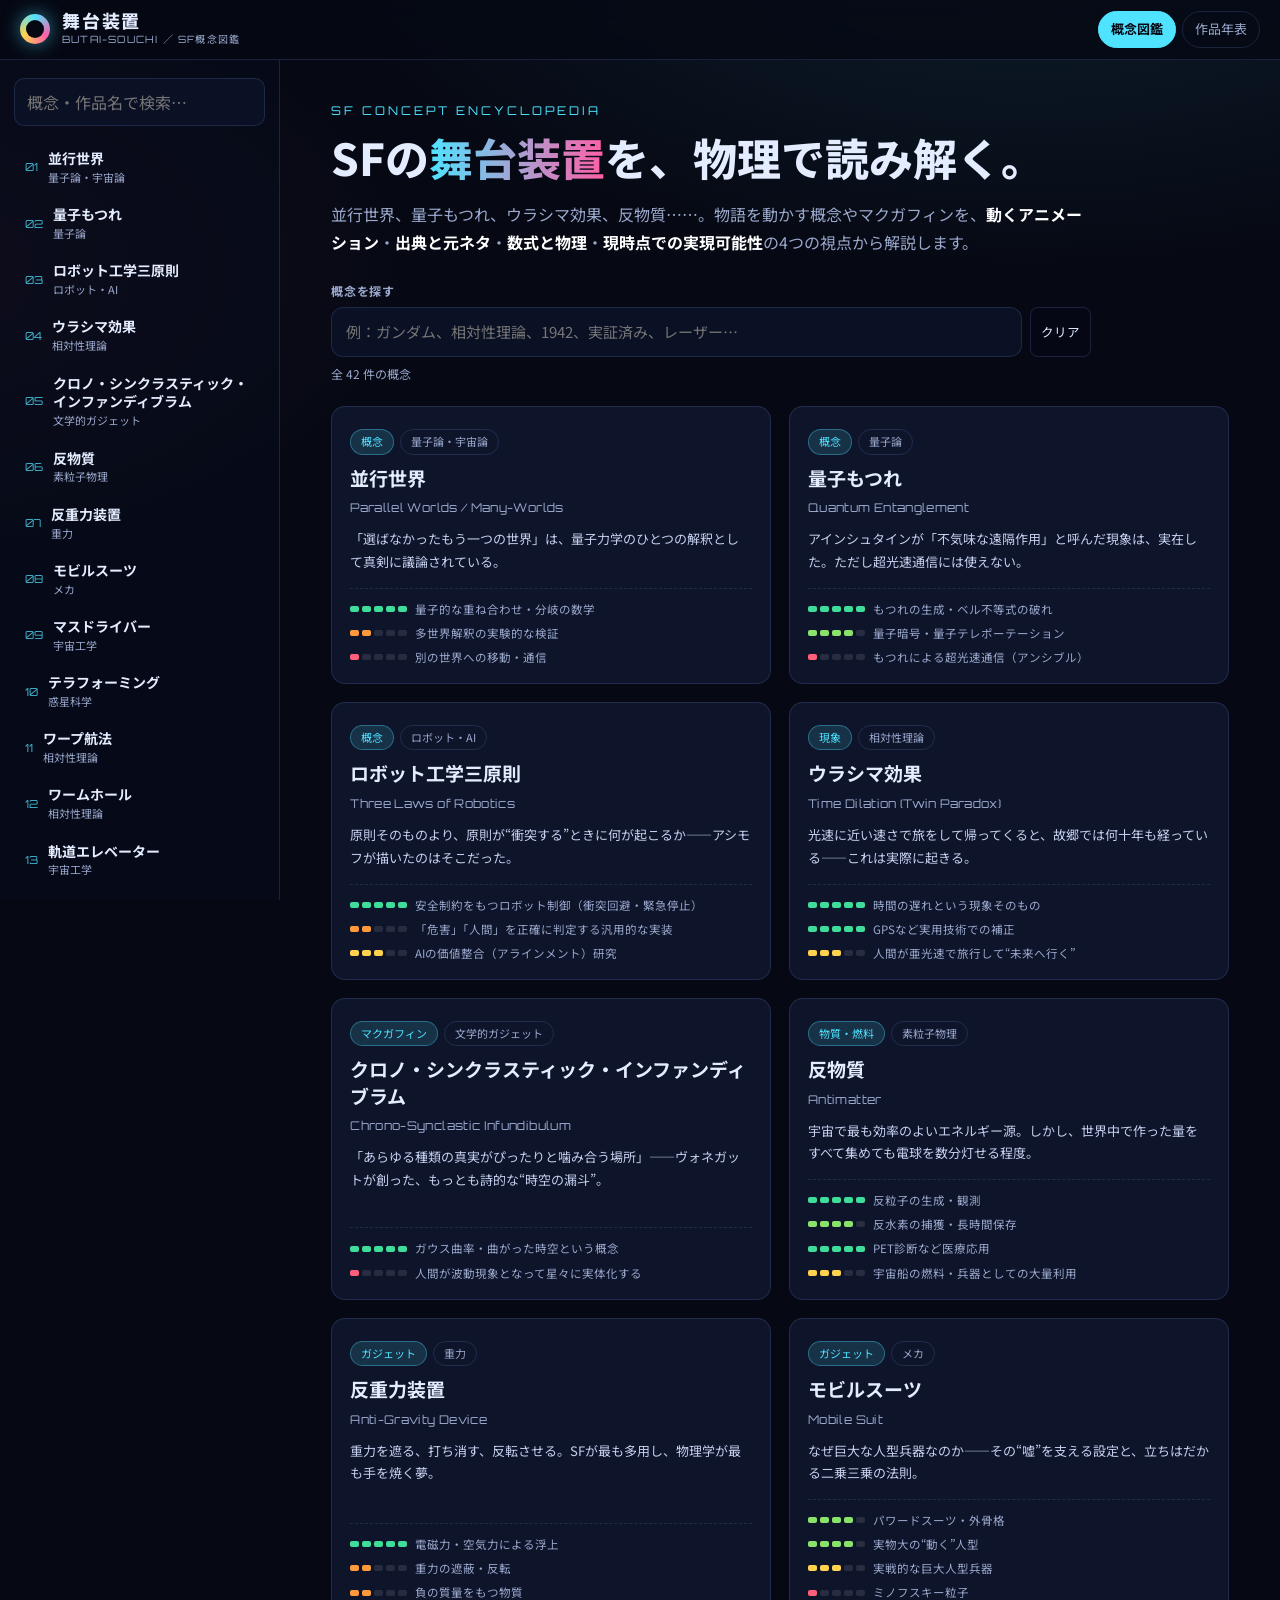
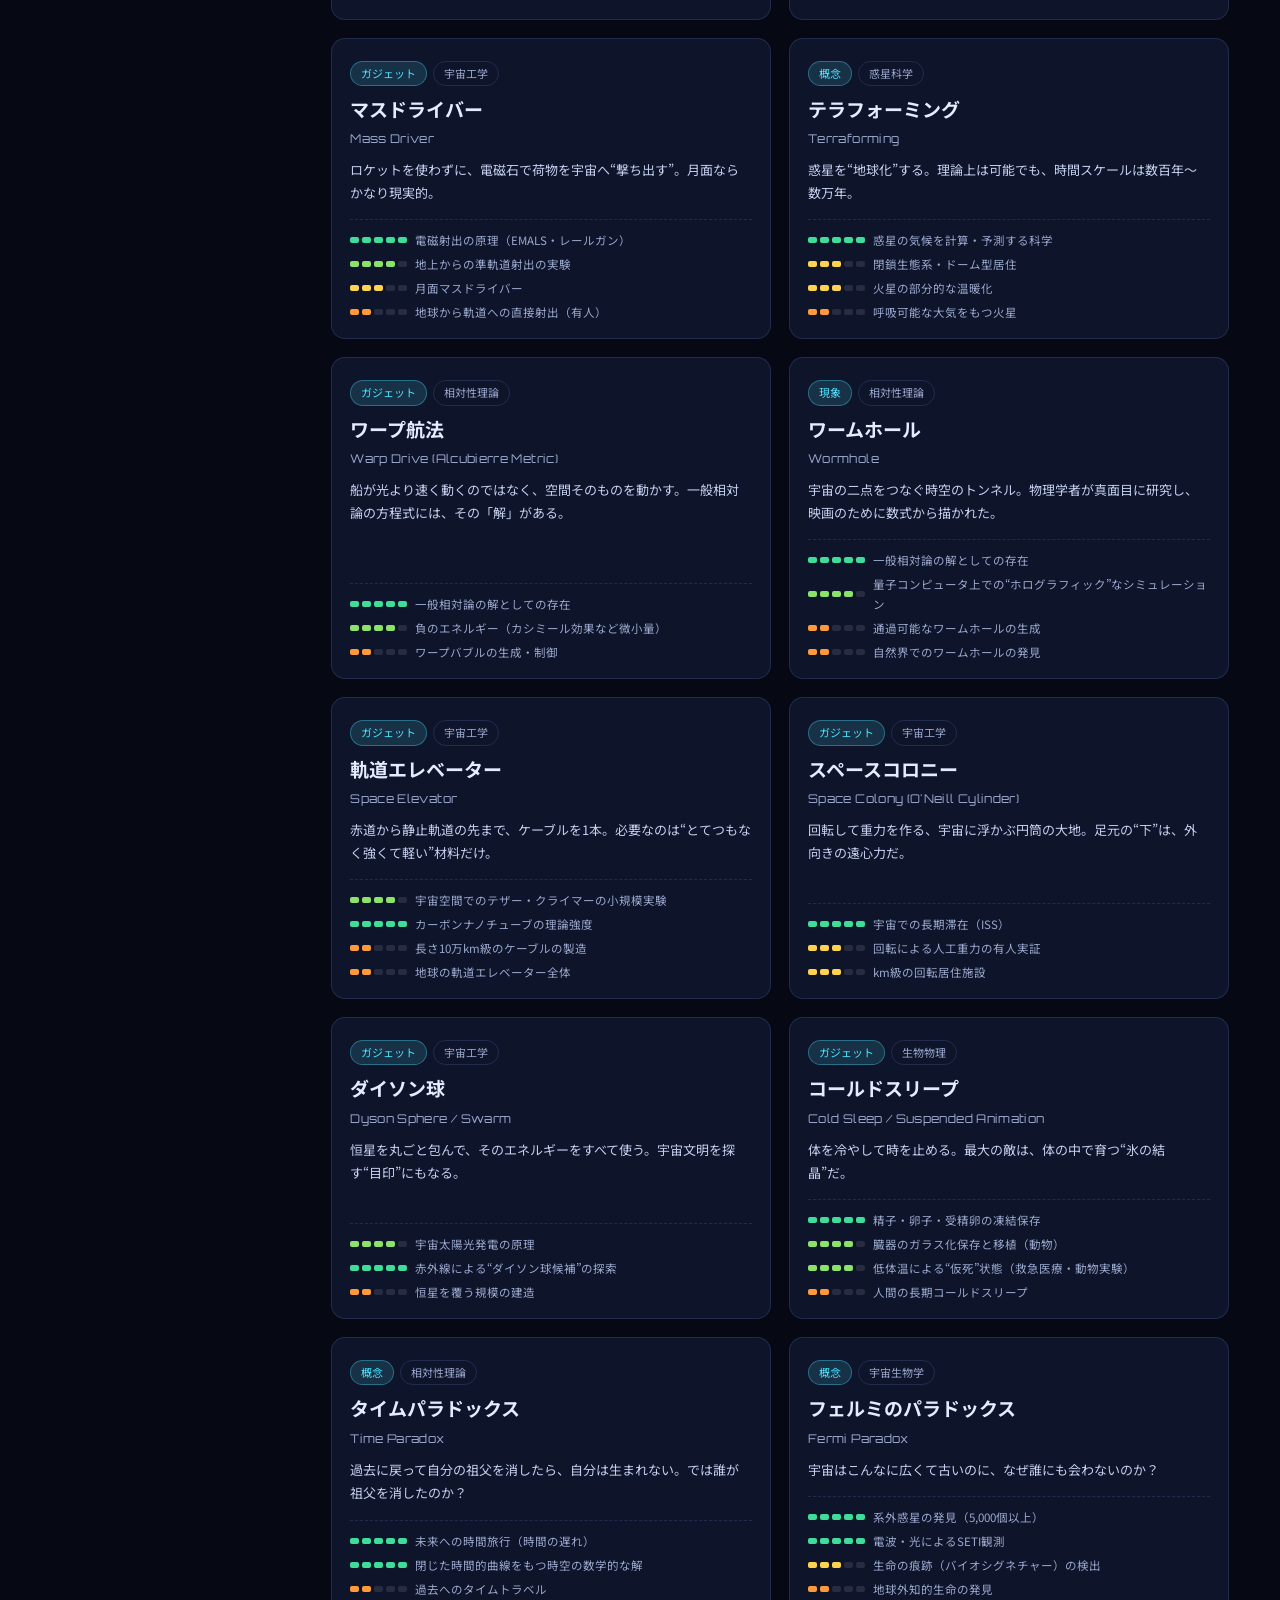
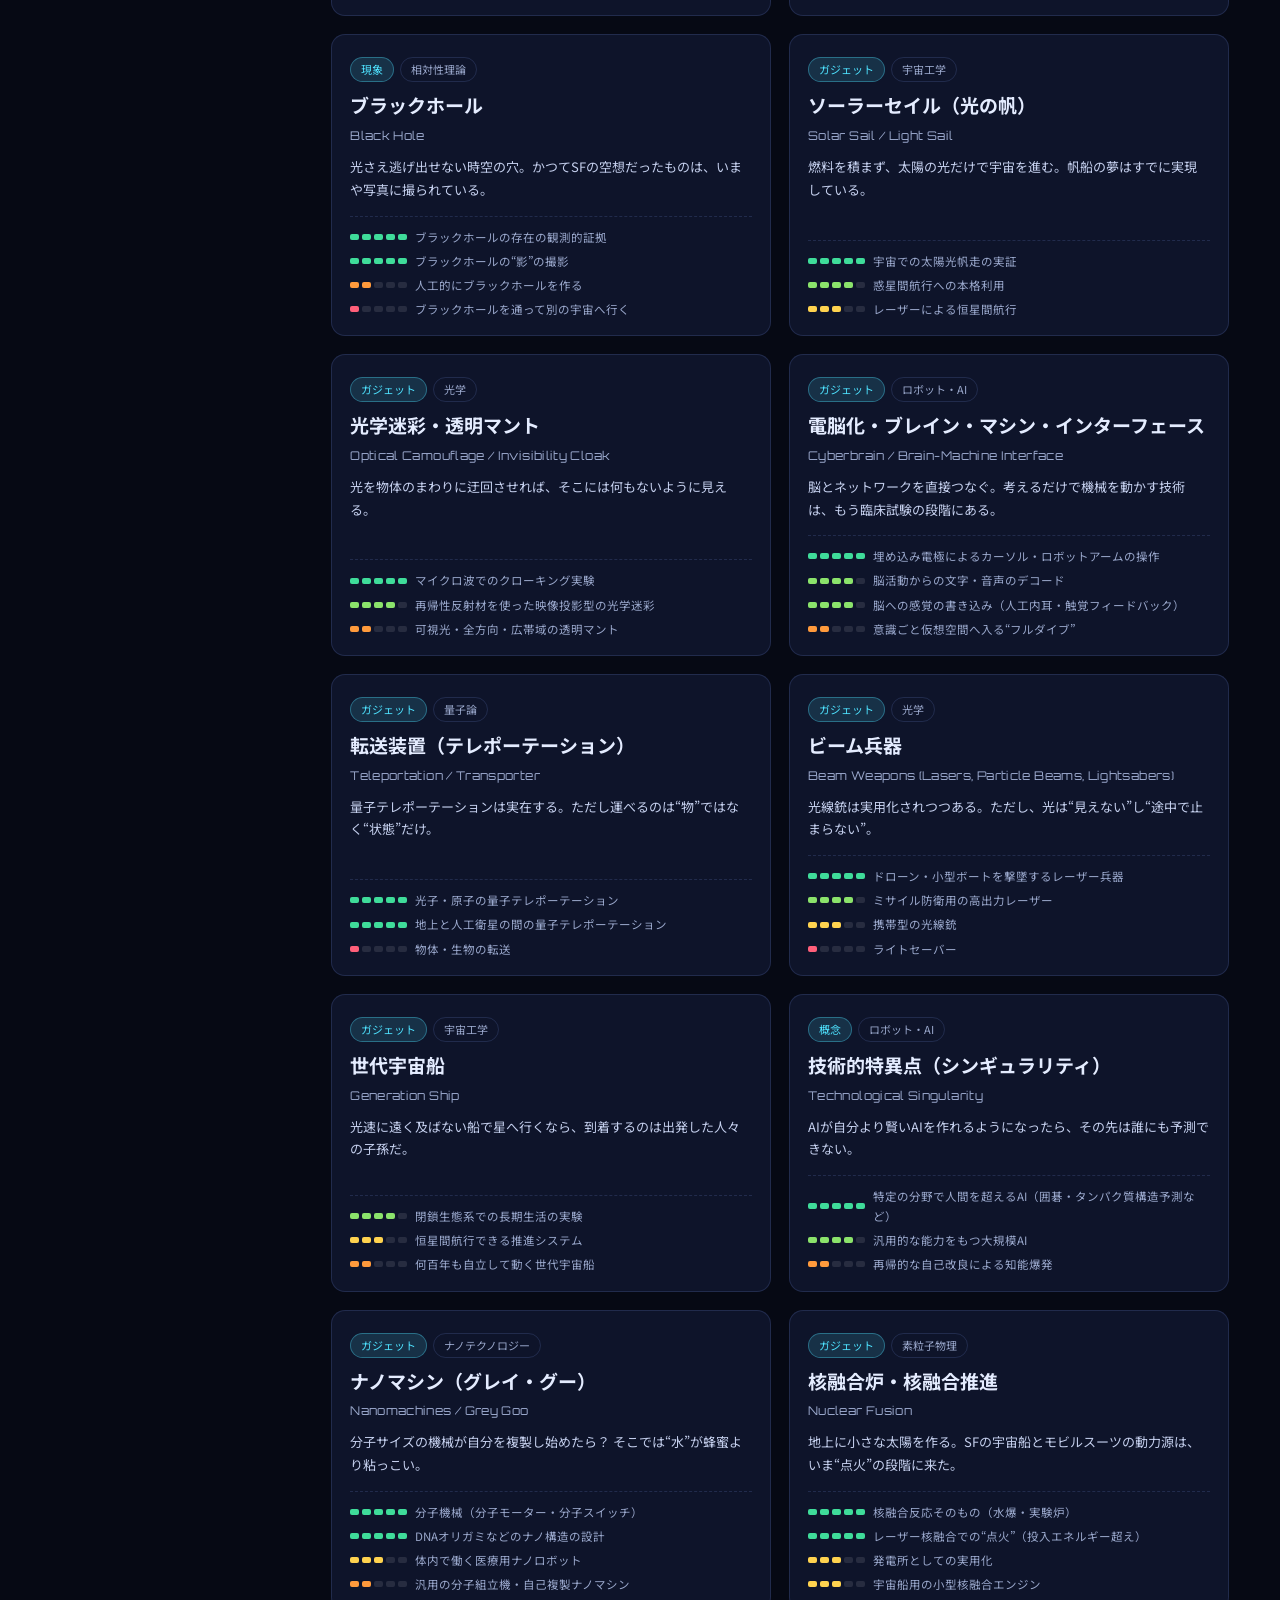
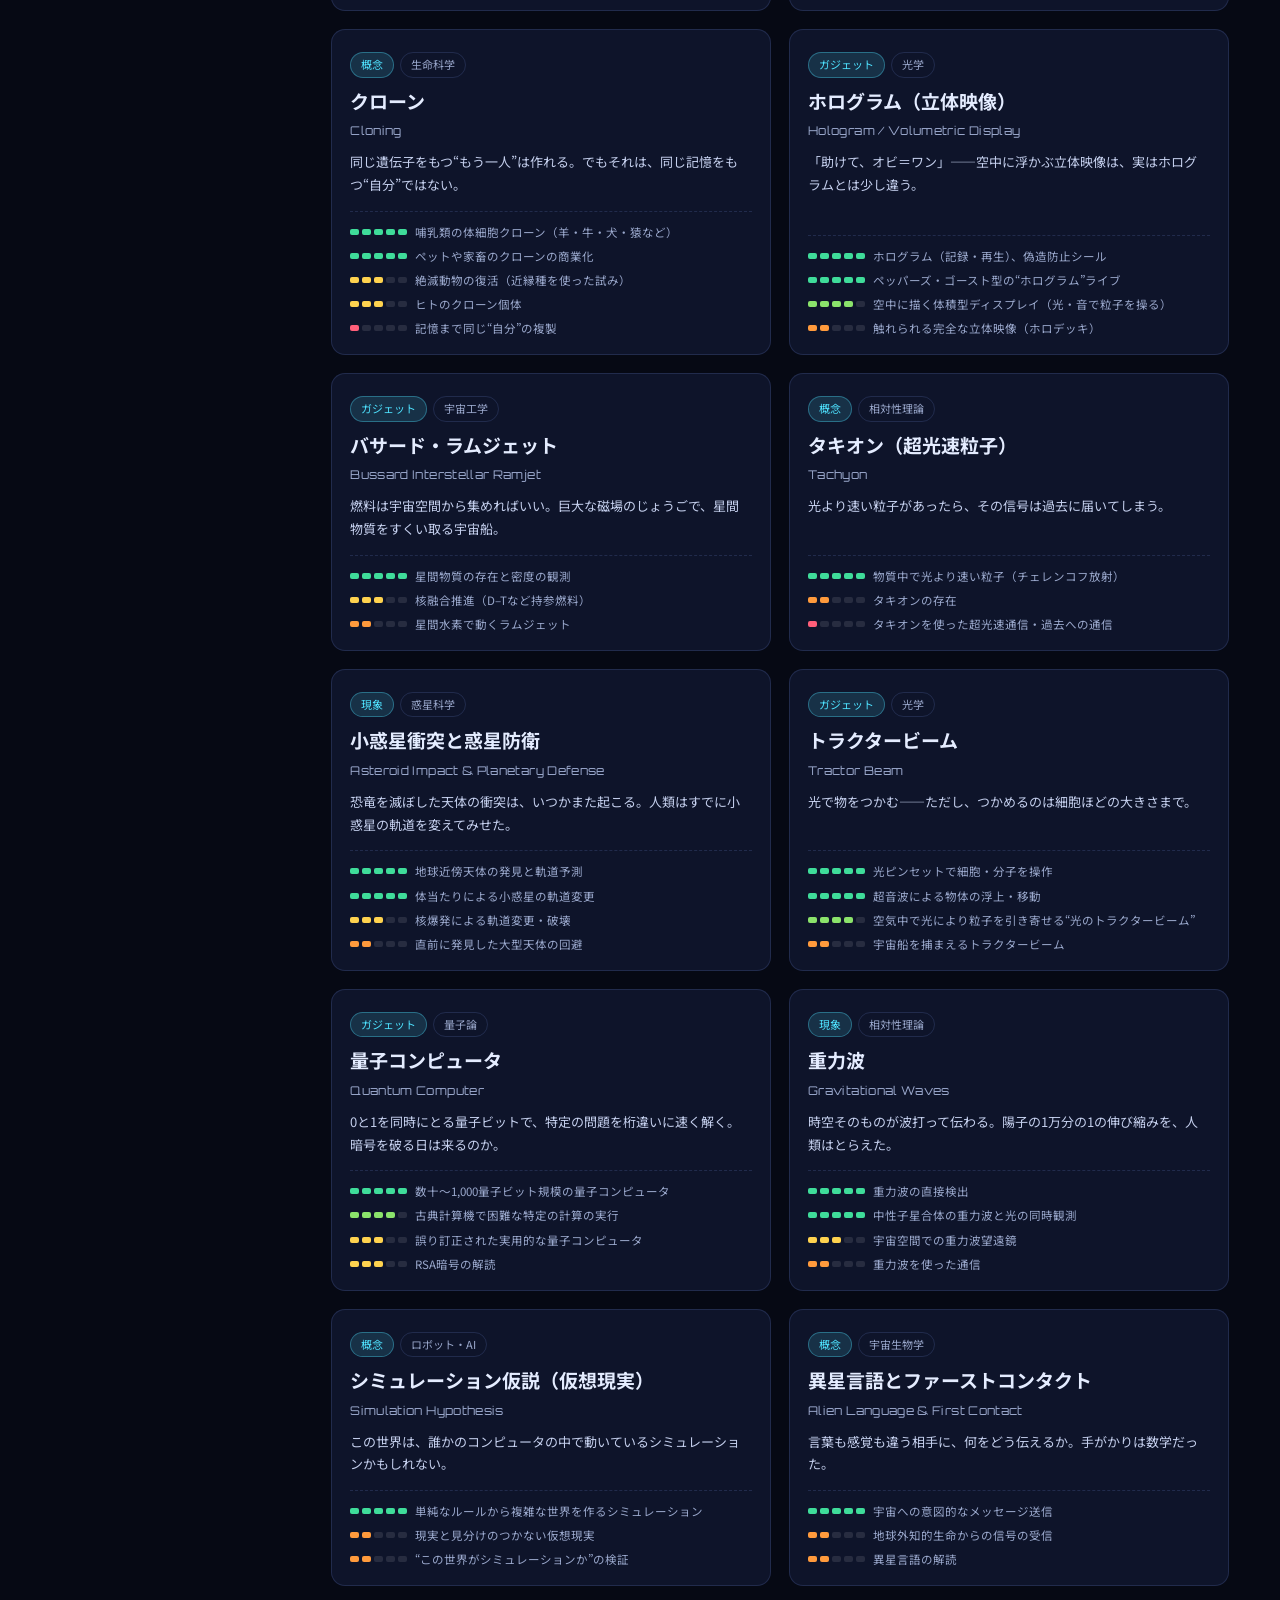
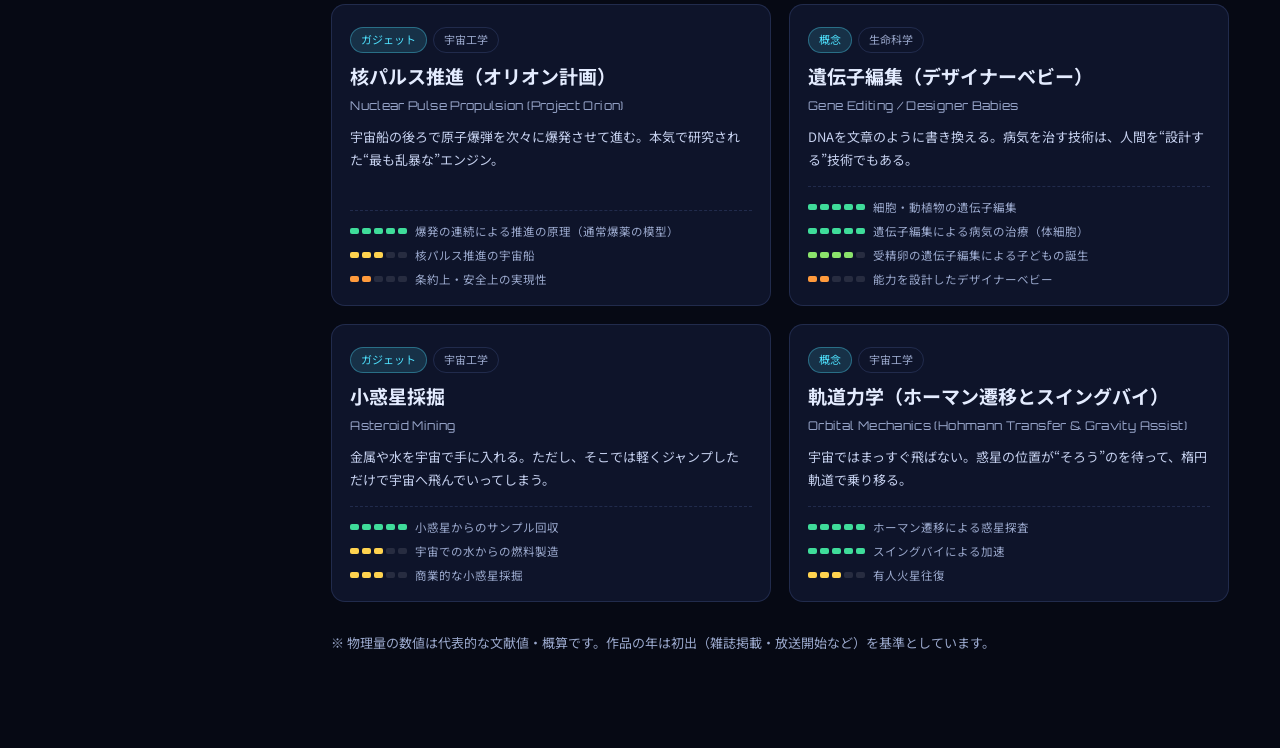
<file: index.html>
<!doctype html>
<html lang="ja">
<head>
  <meta charset="utf-8">
  <meta name="viewport" content="width=device-width, initial-scale=1">
  <title>舞台装置 — SF概念図鑑</title>
  <meta name="description" content="SFに登場する概念やマクガフィンを、アニメーション・出典・数式・現在の実現可能性とともに解説するインタラクティブ図鑑。">
  <link rel="preconnect" href="https://fonts.googleapis.com">
  <link rel="preconnect" href="https://fonts.gstatic.com" crossorigin>
  <link href="https://fonts.googleapis.com/css2?family=Noto+Sans+JP:wght@400;500;700;800&family=Orbitron:wght@600;800&display=swap" rel="stylesheet">
  <link rel="stylesheet" href="vendor/katex/katex.min.css">
  <link rel="stylesheet" href="css/style.css">
  <script defer src="vendor/katex/katex.min.js"></script>
  <script defer src="js/data.js"></script>
  <script defer src="js/animations.js"></script>
  <script defer src="js/app.js"></script>
</head>
<body>
  <header class="topbar">
    <button class="menu-btn" id="menuBtn" aria-label="目次を開く">☰</button>
    <a class="brand" href="#">
      <span class="brand-mark" aria-hidden="true"></span>
      <span>
        <span class="brand-title">舞台装置</span>
        <span class="brand-sub">BUTAI-SOUCHI ／ SF概念図鑑</span>
      </span>
    </a>
    <nav class="top-links">
      <a href="index.html" class="on" aria-current="page">概念図鑑</a>
      <a href="uc.html">作品年表</a>
    </nav>
  </header>

  <div class="layout">
    <nav class="sidebar" id="sidebar" aria-label="概念一覧">
      <input type="search" id="search" class="search" placeholder="概念・作品名で検索…" autocomplete="off">
      <ul id="navList" class="nav-list"></ul>
      <div class="legend">
        <div class="legend-title">実現可能性の目盛り</div>
        <ul id="legendList"></ul>
      </div>
    </nav>

    <main id="main" class="main" tabindex="-1"></main>
  </div>

  <noscript><p class="noscript">このアプリの表示にはJavaScriptが必要です。</p></noscript>
</body>
</html>
</file>
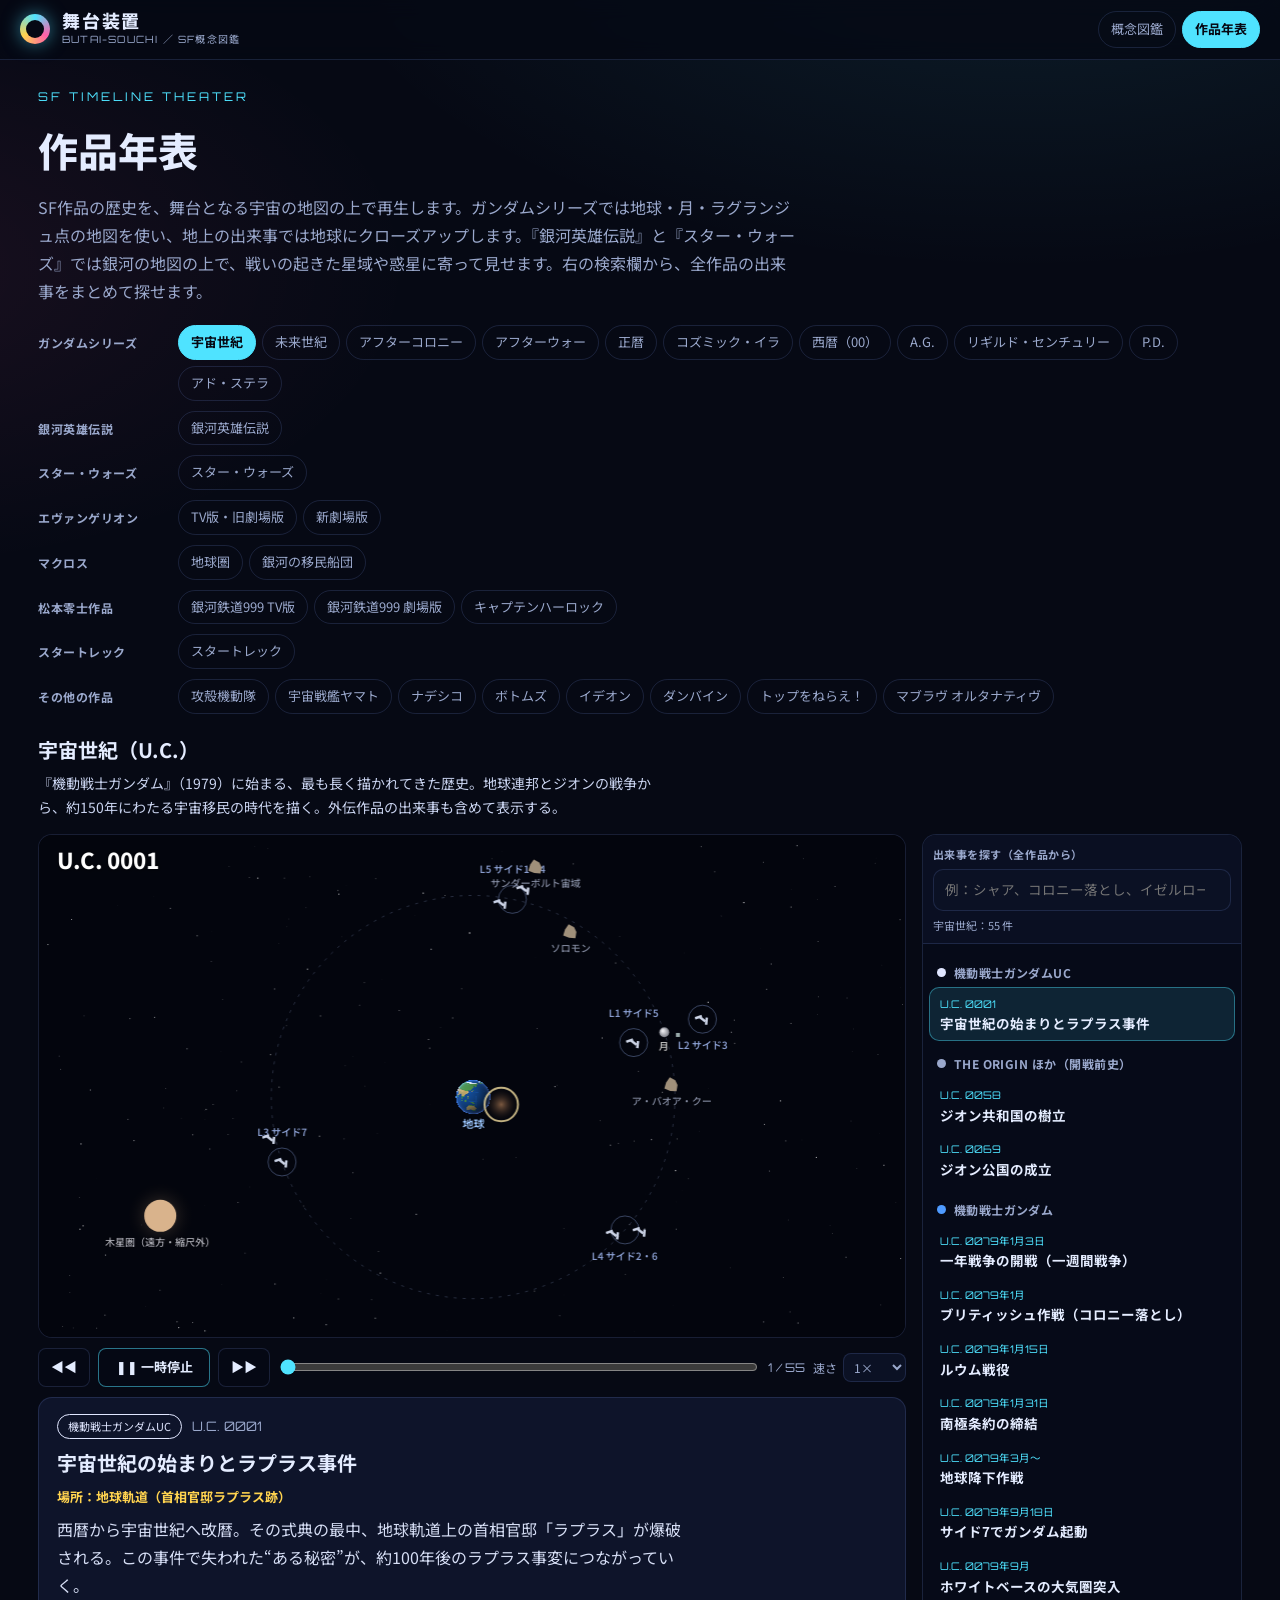
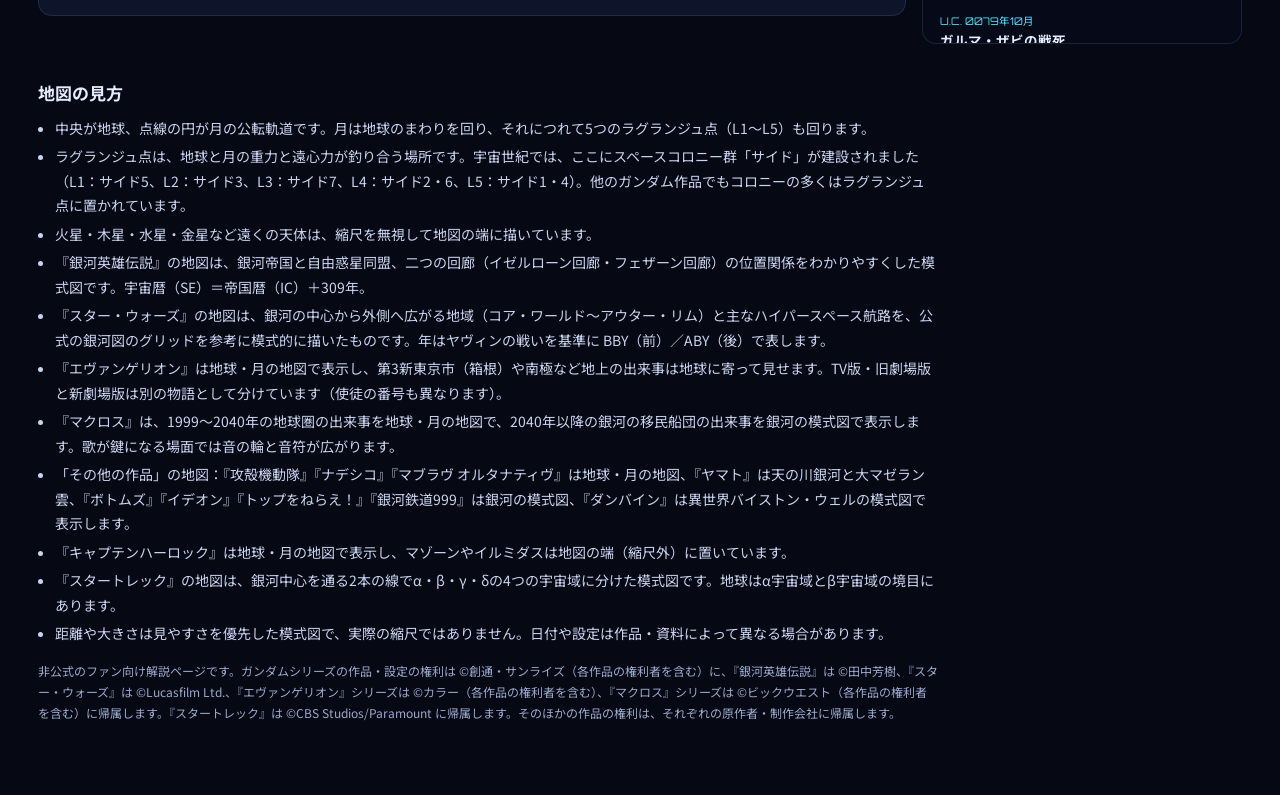
<file: uc.html>
<!doctype html>
<html lang="ja">
<head>
  <meta charset="utf-8">
  <meta name="viewport" content="width=device-width, initial-scale=1">
  <title>作品年表 — 舞台装置</title>
  <meta name="description" content="ガンダムシリーズ各作品・銀河英雄伝説・スター・ウォーズ・エヴァンゲリオン・マクロス・攻殻機動隊・宇宙戦艦ヤマトなどの主な出来事を、地図上でアニメーション再生する年表。">
  <link rel="preconnect" href="https://fonts.googleapis.com">
  <link rel="preconnect" href="https://fonts.gstatic.com" crossorigin>
  <link href="https://fonts.googleapis.com/css2?family=Noto+Sans+JP:wght@400;500;700;800&family=Orbitron:wght@600;800&display=swap" rel="stylesheet">
  <link rel="stylesheet" href="css/style.css">
  <link rel="stylesheet" href="css/uc.css">
  <script defer src="js/uc-data.js"></script>
  <script defer src="js/worlds.js"></script>
  <script defer src="js/uc.js"></script>
</head>
<body class="uc-page">
  <header class="topbar">
    <a class="brand" href="index.html">
      <span class="brand-mark" aria-hidden="true"></span>
      <span>
        <span class="brand-title">舞台装置</span>
        <span class="brand-sub">BUTAI-SOUCHI ／ SF概念図鑑</span>
      </span>
    </a>
    <nav class="top-links">
      <a href="index.html">概念図鑑</a>
      <a href="uc.html" class="on" aria-current="page">作品年表</a>
    </nav>
  </header>

  <main class="uc-main">
    <div class="uc-head">
      <p class="eyebrow">SF TIMELINE THEATER</p>
      <h1>作品年表</h1>
      <p class="lead">SF作品の歴史を、舞台となる宇宙の地図の上で再生します。ガンダムシリーズでは地球・月・ラグランジュ点の地図を使い、地上の出来事では地球にクローズアップします。『銀河英雄伝説』と『スター・ウォーズ』では銀河の地図の上で、戦いの起きた星域や惑星に寄って見せます。右の検索欄から、全作品の出来事をまとめて探せます。</p>
    </div>
    <div id="worldTabs" class="world-tabs" role="group" aria-label="作品・暦の選択"></div>
    <div class="world-head">
      <h2 id="worldTitle"></h2>
      <p id="worldIntro"></p>
    </div>

    <div class="uc-grid">
      <section class="uc-stage-col">
        <div id="stage" class="uc-stage">
          <canvas id="ucCanvas" role="img" aria-label="作品の出来事の地図アニメーション"></canvas>
        </div>
        <div class="uc-controls">
          <button id="prev" type="button" class="tool-btn" aria-label="前の出来事">◀◀</button>
          <button id="play" type="button" class="tool-btn play">▶ 再生</button>
          <button id="next" type="button" class="tool-btn" aria-label="次の出来事">▶▶</button>
          <input id="scrub" type="range" min="0" value="0" step="1" aria-label="年表の位置">
          <span id="counter" class="counter"></span>
          <label class="speed-l" for="speed">速さ
            <select id="speed">
              <option value="0.5">0.5×</option>
              <option value="1" selected>1×</option>
              <option value="2">2×</option>
            </select>
          </label>
        </div>
        <article id="card" class="uc-card" aria-live="polite"></article>
      </section>

      <aside class="uc-list-col" aria-label="出来事の一覧">
        <div class="ev-search" role="search">
          <label for="evSearch" class="ev-search-l">出来事を探す（全作品から）</label>
          <div class="ev-search-row">
            <input type="search" id="evSearch" placeholder="例：シャア、コロニー落とし、イゼルローン、デス・スター" autocomplete="off">
          </div>
          <p id="evCount" class="ev-count" aria-live="polite"></p>
        </div>
        <ol id="eventList" class="uc-list"></ol>
      </aside>
    </div>

    <section class="uc-notes">
      <h2>地図の見方</h2>
      <ul>
        <li>中央が地球、点線の円が月の公転軌道です。月は地球のまわりを回り、それにつれて5つのラグランジュ点（L1〜L5）も回ります。</li>
        <li>ラグランジュ点は、地球と月の重力と遠心力が釣り合う場所です。宇宙世紀では、ここにスペースコロニー群「サイド」が建設されました（L1：サイド5、L2：サイド3、L3：サイド7、L4：サイド2・6、L5：サイド1・4）。他のガンダム作品でもコロニーの多くはラグランジュ点に置かれています。</li>
        <li>火星・木星・水星・金星など遠くの天体は、縮尺を無視して地図の端に描いています。</li>
        <li>『銀河英雄伝説』の地図は、銀河帝国と自由惑星同盟、二つの回廊（イゼルローン回廊・フェザーン回廊）の位置関係をわかりやすくした模式図です。宇宙暦（SE）＝帝国暦（IC）＋309年。</li>
        <li>『スター・ウォーズ』の地図は、銀河の中心から外側へ広がる地域（コア・ワールド〜アウター・リム）と主なハイパースペース航路を、公式の銀河図のグリッドを参考に模式的に描いたものです。年はヤヴィンの戦いを基準に BBY（前）／ABY（後）で表します。</li>
        <li>『エヴァンゲリオン』は地球・月の地図で表示し、第3新東京市（箱根）や南極など地上の出来事は地球に寄って見せます。TV版・旧劇場版と新劇場版は別の物語として分けています（使徒の番号も異なります）。</li>
        <li>『マクロス』は、1999〜2040年の地球圏の出来事を地球・月の地図で、2040年以降の銀河の移民船団の出来事を銀河の模式図で表示します。歌が鍵になる場面では音の輪と音符が広がります。</li>
        <li>「その他の作品」の地図：『攻殻機動隊』『ナデシコ』『マブラヴ オルタナティヴ』は地球・月の地図、『ヤマト』は天の川銀河と大マゼラン雲、『ボトムズ』『イデオン』『トップをねらえ！』『銀河鉄道999』は銀河の模式図、『ダンバイン』は異世界バイストン・ウェルの模式図で表示します。</li>
        <li>『キャプテンハーロック』は地球・月の地図で表示し、マゾーンやイルミダスは地図の端（縮尺外）に置いています。</li>
        <li>『スタートレック』の地図は、銀河中心を通る2本の線でα・β・γ・δの4つの宇宙域に分けた模式図です。地球はα宇宙域とβ宇宙域の境目にあります。</li>
        <li>距離や大きさは見やすさを優先した模式図で、実際の縮尺ではありません。日付や設定は作品・資料によって異なる場合があります。</li>
      </ul>
      <p class="credit">非公式のファン向け解説ページです。ガンダムシリーズの作品・設定の権利は ©創通・サンライズ（各作品の権利者を含む）に、『銀河英雄伝説』は ©田中芳樹、『スター・ウォーズ』は ©Lucasfilm Ltd.、『エヴァンゲリオン』シリーズは ©カラー（各作品の権利者を含む）、『マクロス』シリーズは ©ビックウエスト（各作品の権利者を含む）に帰属します。『スタートレック』は ©CBS Studios/Paramount に帰属します。そのほかの作品の権利は、それぞれの原作者・制作会社に帰属します。</p>
    </section>
  </main>
</body>
</html>
</file>
<file: css/style.css>
:root {
  --bg: #060914;
  --bg2: #0b1124;
  --panel: rgba(18, 26, 52, 0.72);
  --panel-solid: #111a34;
  --line: rgba(130, 160, 255, 0.16);
  --text: #e4ecff;
  --muted: #9aa8cc;
  --accent: #4fe3ff;
  --accent2: #ff5fa8;
  --accent3: #ffd34f;
  --lv0: #ff5f7a;
  --lv1: #ff9a3c;
  --lv2: #ffd34f;
  --lv3: #8be36b;
  --lv4: #3fdc9a;
  --radius: 14px;
  --sidebar: 280px;
  --font: "Noto Sans JP", system-ui, -apple-system, "Hiragino Sans", "Yu Gothic UI", sans-serif;
}

* { box-sizing: border-box; }
html { scroll-behavior: smooth; }
body {
  margin: 0;
  font-family: var(--font);
  color: var(--text);
  background:
    radial-gradient(1200px 600px at 80% -10%, rgba(79, 227, 255, 0.10), transparent 60%),
    radial-gradient(900px 500px at -10% 30%, rgba(255, 95, 168, 0.08), transparent 60%),
    var(--bg);
  background-attachment: fixed;
  line-height: 1.75;
  -webkit-font-smoothing: antialiased;
}
a { color: inherit; }
b { color: #fff; }
button, input, select { font: inherit; color: inherit; }

/* ---------- top bar ---------- */
.topbar {
  position: sticky; top: 0; z-index: 30;
  display: flex; align-items: center; gap: 12px;
  height: 60px; padding: 0 20px;
  background: rgba(6, 9, 20, 0.82);
  backdrop-filter: blur(10px);
  border-bottom: 1px solid var(--line);
}
.brand { display: flex; align-items: center; gap: 12px; text-decoration: none; }
.brand-mark {
  width: 30px; height: 30px; border-radius: 50%;
  background: conic-gradient(from 0deg, var(--accent), var(--accent2), var(--accent3), var(--accent));
  box-shadow: 0 0 18px rgba(79, 227, 255, 0.5);
  position: relative;
}
.brand-mark::after { content: ""; position: absolute; inset: 6px; border-radius: 50%; background: var(--bg); }
.brand-title { display: block; font-weight: 800; font-size: 18px; letter-spacing: 0.1em; line-height: 1.1; }
.brand-sub { display: block; font-family: "Orbitron", var(--font); font-size: 10px; color: var(--muted); letter-spacing: 0.12em; }
.menu-btn { display: none; background: none; border: 1px solid var(--line); border-radius: 8px; width: 38px; height: 38px; cursor: pointer; font-size: 18px; }

.top-links { margin-left: auto; display: flex; gap: 6px; }
.top-links a {
  text-decoration: none; font-size: 13px; padding: 6px 12px; border-radius: 99px;
  border: 1px solid var(--line); color: var(--muted);
}
.top-links a:hover { color: var(--text); border-color: var(--accent); }
.top-links a.on { color: var(--bg); background: var(--accent); border-color: var(--accent); font-weight: 700; }

@media (max-width: 860px) { .top-links a { padding: 5px 9px; font-size: 12px; } .brand-sub { display: none; } }

/* ---------- layout ---------- */
.layout { display: grid; grid-template-columns: var(--sidebar) 1fr; min-height: calc(100vh - 60px); }
.sidebar {
  position: sticky; top: 60px; align-self: start;
  height: calc(100vh - 60px); overflow-y: auto;
  padding: 18px 14px 24px;
  border-right: 1px solid var(--line);
  background: rgba(8, 12, 28, 0.6);
}
.search {
  width: 100%; padding: 9px 12px; border-radius: 10px;
  background: var(--bg2); border: 1px solid var(--line); outline: none;
}
.search:focus { border-color: var(--accent); }
.nav-list { list-style: none; margin: 14px 0; padding: 0; }
.nav-list a {
  display: flex; gap: 10px; align-items: center;
  padding: 8px 10px; border-radius: 10px; text-decoration: none;
  border: 1px solid transparent; transition: background .2s, border-color .2s;
}
.nav-list a:hover { background: rgba(79, 227, 255, 0.06); }
.nav-list a.active { background: rgba(79, 227, 255, 0.1); border-color: rgba(79, 227, 255, 0.35); }
.nav-num { font-family: "Orbitron", monospace; font-size: 11px; color: var(--accent); opacity: .8; }
.nav-text { display: flex; flex-direction: column; min-width: 0; }
.nav-title { font-size: 14px; font-weight: 700; line-height: 1.35; }
.nav-cat { font-size: 11px; color: var(--muted); }
.legend { margin-top: 10px; padding: 12px; border: 1px solid var(--line); border-radius: 12px; }
.legend-title { font-size: 12px; color: var(--muted); margin-bottom: 6px; }
.legend ul { list-style: none; margin: 0; padding: 0; display: grid; gap: 4px; }
.legend li { display: flex; align-items: center; gap: 8px; font-size: 12px; }

.main { padding: 32px clamp(16px, 4vw, 56px) 80px; max-width: 1180px; width: 100%; outline: none; }

/* ---------- meter ---------- */
.meter { display: inline-flex; gap: 3px; flex: none; }
.meter .seg { width: 14px; height: 7px; border-radius: 2px; background: rgba(255, 255, 255, 0.1); }
.meter .seg.on.lv0 { background: var(--lv0); }
.meter .seg.on.lv1 { background: var(--lv1); }
.meter .seg.on.lv2 { background: var(--lv2); }
.meter .seg.on.lv3 { background: var(--lv3); }
.meter .seg.on.lv4 { background: var(--lv4); }

/* ---------- home ---------- */
.home-hero { margin: 8px 0 34px; }
.eyebrow { font-family: "Orbitron", monospace; color: var(--accent); letter-spacing: .25em; font-size: 12px; margin: 0 0 8px; }
.home-hero h1 { font-size: clamp(26px, 4.2vw, 44px); line-height: 1.3; margin: 0 0 14px; font-weight: 800; }
.grad { background: linear-gradient(90deg, var(--accent), var(--accent2)); -webkit-background-clip: text; background-clip: text; color: transparent; }
.lead { color: var(--muted); max-width: 760px; margin: 0; }
.card-grid { display: grid; grid-template-columns: repeat(auto-fill, minmax(290px, 1fr)); gap: 18px; }
.card {
  display: flex; flex-direction: column; gap: 6px;
  padding: 18px 18px 16px; border-radius: var(--radius);
  background: var(--panel); border: 1px solid var(--line);
  text-decoration: none; position: relative; overflow: hidden;
  transition: transform .25s, border-color .25s, box-shadow .25s;
  animation: rise .5s both; animation-delay: calc(var(--i) * 45ms);
}
.card::before {
  content: ""; position: absolute; inset: -1px; border-radius: inherit; pointer-events: none;
  background: linear-gradient(135deg, rgba(79,227,255,.18), transparent 40%, transparent 60%, rgba(255,95,168,.15));
  opacity: 0; transition: opacity .25s;
}
.card:hover { transform: translateY(-3px); border-color: rgba(79, 227, 255, 0.45); box-shadow: 0 10px 30px rgba(0, 0, 0, 0.35); }
.card:hover::before { opacity: 1; }
.card h2 { font-size: 19px; margin: 4px 0 0; line-height: 1.4; }
.card-en { font-size: 12px; color: var(--muted); margin: 0; font-family: "Orbitron", var(--font); letter-spacing: .03em; }
.card-tag { font-size: 13px; color: #c5d0ee; margin: 4px 0 8px; }
.card-feas { margin-top: auto; display: grid; gap: 4px; padding-top: 10px; border-top: 1px dashed var(--line); }
.card-feas-row { display: flex; align-items: center; gap: 8px; font-size: 11.5px; color: var(--muted); }
.card-feas-row .seg { width: 9px; height: 6px; }
@keyframes rise { from { opacity: 0; transform: translateY(12px); } to { opacity: 1; transform: none; } }

.chip {
  display: inline-block; font-size: 11px; padding: 2px 10px; border-radius: 99px;
  background: rgba(79, 227, 255, 0.14); color: var(--accent); border: 1px solid rgba(79, 227, 255, 0.35);
  margin-right: 6px; white-space: nowrap;
}
.chip.ghost { background: transparent; color: var(--muted); border-color: var(--line); }
.empty, .footnote { color: var(--muted); font-size: 13px; }
.footnote { margin-top: 30px; }

.home-search { margin: -10px 0 22px; max-width: 760px; }
.hs-label { display: block; font-size: 12px; font-weight: 700; color: var(--muted); letter-spacing: .06em; margin-bottom: 6px; }
.hs-row { display: flex; gap: 8px; }
.hs-row input {
  flex: 1; min-width: 0; padding: 11px 14px; border-radius: 12px; font-size: 15px;
  background: var(--bg2); border: 1px solid var(--line); outline: none;
}
.hs-row input:focus { border-color: var(--accent); box-shadow: 0 0 0 3px rgba(79, 227, 255, 0.15); }
.hs-count { margin: 6px 0 0; font-size: 12px; color: var(--muted); }
.card-hit { margin: 0 0 8px; font-size: 12px; color: #c5d0ee; background: rgba(0,0,0,.25); border-radius: 8px; padding: 6px 8px; }
.card-hit span { color: var(--accent); font-weight: 700; margin-right: 6px; }
mark { background: rgba(255, 211, 79, 0.35); color: #fff; border-radius: 3px; padding: 0 2px; }

/* ---------- detail ---------- */
.c-head { margin-bottom: 26px; animation: rise .4s both; }
.c-head h1 { font-size: clamp(26px, 4vw, 40px); margin: 8px 0 0; line-height: 1.3; font-weight: 800; }
.c-en { font-family: "Orbitron", var(--font); color: var(--accent); margin: 2px 0 10px; font-size: 13px; letter-spacing: .05em; }
.c-tag { font-size: 16px; color: #d2dcf7; margin: 0; padding-left: 14px; border-left: 3px solid var(--accent2); max-width: 820px; }

.sec { margin: 0 0 38px; }
.sec-h { display: flex; align-items: center; gap: 12px; font-size: 20px; margin: 0 0 14px; }
.sec-num { font-family: "Orbitron", monospace; font-size: 12px; color: var(--bg); background: var(--accent); padding: 1px 8px; border-radius: 6px; }
.sub-h { font-size: 15px; margin: 20px 0 8px; color: var(--muted); }
.prose { margin: 0 0 12px; max-width: 860px; color: #d6def5; }

/* stage */
.stage { display: grid; grid-template-columns: minmax(0, 1fr) 300px; gap: 14px; }
.canvas-box {
  position: relative; height: clamp(300px, 46vw, 440px);
  border-radius: var(--radius); overflow: hidden;
  border: 1px solid var(--line); background: #070b18;
  box-shadow: inset 0 0 60px rgba(79, 227, 255, 0.05);
}
.canvas-box canvas { display: block; }
.stage-tools { display: grid; grid-template-columns: 1fr 1fr; gap: 6px; margin-bottom: 8px; }
.tool-btn {
  padding: 6px 10px; font-size: 12.5px; border-radius: 8px; cursor: pointer;
  background: rgba(6, 9, 20, 0.6); border: 1px solid var(--line);
}
.tool-btn:hover { border-color: var(--accent); }
.stage-side { background: var(--panel); border: 1px solid var(--line); border-radius: var(--radius); padding: 14px; display: flex; flex-direction: column; gap: 6px; }
.side-h { font-size: 12px; letter-spacing: .1em; color: var(--muted); margin: 2px 0 4px; font-weight: 700; }
.controls { display: grid; gap: 12px; margin-bottom: 10px; }
.ctl label { display: flex; justify-content: space-between; gap: 8px; font-size: 12.5px; margin-bottom: 2px; }
.ctl output { font-family: "Orbitron", monospace; font-size: 11.5px; color: var(--accent3); white-space: nowrap; }
.ctl select { width: 100%; padding: 6px 8px; border-radius: 8px; background: var(--bg2); border: 1px solid var(--line); font-size: 13px; }
input[type="range"] { width: 100%; accent-color: var(--accent); }
.action-btn {
  padding: 8px 10px; border-radius: 10px; cursor: pointer; font-size: 13px; font-weight: 700;
  background: linear-gradient(135deg, rgba(255,95,168,.25), rgba(79,227,255,.18));
  border: 1px solid rgba(255, 95, 168, 0.5);
}
.action-btn:hover { filter: brightness(1.2); }
.readouts { margin: 0; display: grid; gap: 6px; }
.readouts div { display: flex; flex-direction: column; padding: 6px 10px; border-radius: 8px; background: rgba(0, 0, 0, 0.25); }
.readouts dt { font-size: 11px; color: var(--muted); }
.readouts dd { margin: 0; font-family: "Orbitron", var(--font); font-size: 13.5px; color: #fff; word-break: break-all; }
.anim-note { font-size: 13.5px; color: var(--muted); margin: 10px 0 0; max-width: 900px; }

/* timeline */
.timeline { list-style: none; margin: 0; padding: 0 0 0 4px; position: relative; max-width: 900px; }
.timeline::before { content: ""; position: absolute; left: 70px; top: 6px; bottom: 6px; width: 2px; background: linear-gradient(var(--accent), var(--accent2)); opacity: .35; }
.timeline li { display: grid; grid-template-columns: 76px 1fr; gap: 18px; padding: 6px 0 10px; position: relative; }
.timeline li::before { content: ""; position: absolute; left: 66px; top: 14px; width: 10px; height: 10px; border-radius: 50%; background: var(--bg); border: 2px solid var(--accent); }
.tl-year { font-family: "Orbitron", var(--font); font-size: 12px; color: var(--accent); text-align: right; padding-top: 4px; line-height: 1.4; }
.timeline b { font-size: 15px; }
.timeline p { margin: 2px 0 0; color: #c5d0ee; font-size: 14px; }
.timeline.compact li { padding: 2px 0 4px; }
.timeline.compact li::before { top: 10px; }

/* physics */
.phys-grid { display: grid; grid-template-columns: repeat(auto-fill, minmax(min(100%, 420px), 1fr)); gap: 14px; }
.phys { background: var(--panel); border: 1px solid var(--line); border-radius: var(--radius); padding: 16px 18px; min-width: 0; }
.phys h3 { margin: 0 0 6px; font-size: 15px; color: var(--accent3); }
.phys p { margin: 6px 0 0; font-size: 14px; color: #c9d3ef; }
.tex { overflow-x: auto; overflow-y: hidden; padding: 6px 4px; background: rgba(0,0,0,.2); border-radius: 8px; }
.tex .katex-display { margin: .4em 0; }
.tex .katex { font-size: 1.08em; }
.tex-fallback { font-family: ui-monospace, monospace; font-size: 13px; white-space: pre-wrap; color: var(--accent3); padding: 10px; }

/* feasibility */
.feas-list { list-style: none; margin: 0 0 14px; padding: 0; display: grid; gap: 8px; max-width: 860px; }
.feas-list li { display: grid; grid-template-columns: 1fr auto 120px; align-items: center; gap: 14px; padding: 10px 14px; background: var(--panel); border: 1px solid var(--line); border-radius: 10px; }
.feas-label { font-size: 14px; }
.feas-verdict { font-size: 12px; font-weight: 700; text-align: right; }
.feas-verdict.lv0 { color: var(--lv0); } .feas-verdict.lv1 { color: var(--lv1); } .feas-verdict.lv2 { color: var(--lv2); }
.feas-verdict.lv3 { color: var(--lv3); } .feas-verdict.lv4 { color: var(--lv4); }

.works { display: flex; flex-wrap: wrap; gap: 8px; }
.works .chip { font-size: 13px; padding: 4px 12px; margin: 0; }

.pager { display: grid; grid-template-columns: 1fr auto 1fr; gap: 12px; margin-top: 50px; }
.pager a { padding: 14px 16px; border: 1px solid var(--line); border-radius: 12px; text-decoration: none; background: var(--panel); font-weight: 700; display: flex; flex-direction: column; }
.pager a:hover { border-color: var(--accent); }
.pager small { font-weight: 400; color: var(--muted); font-size: 12px; }
.pager .next { text-align: right; }
.pager .pager-home { justify-content: center; }

.noscript { padding: 20px; }

/* ---------- responsive ---------- */
@media (max-width: 1080px) {
  .stage { grid-template-columns: 1fr; }
}
@media (max-width: 860px) {
  .menu-btn { display: block; }
  .layout { grid-template-columns: 1fr; }
  .sidebar {
    position: fixed; left: 0; top: 60px; z-index: 25; width: min(86vw, 320px);
    transform: translateX(-102%); transition: transform .25s; background: var(--panel-solid);
  }
  body.nav-open .sidebar { transform: none; box-shadow: 10px 0 40px rgba(0,0,0,.5); }
  .main { padding: 22px 16px 60px; }
  .feas-list li { grid-template-columns: 1fr auto; }
  .feas-verdict { grid-column: 1 / -1; text-align: left; }
  .timeline::before { left: 50px; }
  .timeline li { grid-template-columns: 56px 1fr; gap: 14px; }
  .timeline li::before { left: 46px; }
  .tl-year { font-size: 10.5px; }
  .pager { grid-template-columns: 1fr 1fr; }
  .pager .pager-home { display: none; }
}
@media (prefers-reduced-motion: reduce) {
  .card, .c-head { animation: none; }
  html { scroll-behavior: auto; }
}
</file>
<file: css/uc.css>
/* 宇宙世紀年表ページ */
:root { color-scheme: dark; }
.uc-main { max-width: 1320px; margin: 0 auto; padding: 26px max(16px, 3vw) 60px; }
.uc-head h1 { font-size: clamp(26px, 4vw, 40px); margin: 0 0 8px; font-weight: 800; text-wrap: balance; }
.uc-head .lead { margin-bottom: 20px; }

.uc-grid { display: grid; grid-template-columns: minmax(0, 1fr) 320px; gap: 16px; align-items: start; }
.uc-stage {
  position: relative; height: clamp(320px, 56vh, 620px);
  border: 1px solid var(--line); border-radius: var(--radius); overflow: hidden; background: #03050d;
}
.uc-stage canvas { display: block; position: absolute; inset: 0; }

.uc-controls { display: flex; flex-wrap: wrap; align-items: center; gap: 8px; margin: 10px 0; }
.uc-controls .tool-btn { padding: 7px 12px; font-size: 13px; }
.uc-controls .play { min-width: 112px; font-weight: 700; border-color: rgba(79, 227, 255, 0.5); }
.uc-controls input[type="range"] { flex: 1 1 160px; min-width: 120px; }
.counter { font-family: "Orbitron", monospace; font-size: 12px; color: var(--muted); font-variant-numeric: tabular-nums; }
.speed-l { font-size: 12px; color: var(--muted); display: flex; align-items: center; gap: 6px; }
.speed-l select { background: var(--bg2); border: 1px solid var(--line); border-radius: 8px; padding: 4px 6px; }

.uc-card { background: var(--panel); border: 1px solid var(--line); border-radius: var(--radius); padding: 16px 18px; min-height: 150px; }
.uc-card h2 { margin: 6px 0 4px; font-size: 20px; text-wrap: balance; }
.uc-card p { margin: 6px 0 0; color: #d6def5; max-width: 70ch; }
.uc-card .place { color: var(--accent3); font-size: 13px; font-weight: 700; }
.card-meta { display: flex; flex-wrap: wrap; align-items: center; gap: 10px; }
.card-meta .chip { color: var(--c); border-color: var(--c); background: transparent; margin: 0; }
.card-meta .date { font-family: "Orbitron", var(--font); font-size: 13px; color: var(--muted); }

.uc-list-col { position: sticky; top: 72px; max-height: calc(100vh - 90px); overflow-y: auto; border: 1px solid var(--line); border-radius: var(--radius); background: rgba(8, 12, 28, 0.6); }
.uc-list { list-style: none; margin: 0; padding: 6px; }
.work-h { display: flex; align-items: center; gap: 8px; font-size: 12px; font-weight: 700; color: var(--muted); padding: 12px 8px 4px; letter-spacing: .04em; }
.work-h .dot { width: 9px; height: 9px; border-radius: 50%; flex: none; }
.ev {
  width: 100%; text-align: left; display: flex; flex-direction: column; gap: 1px;
  background: none; border: 1px solid transparent; border-radius: 10px; padding: 7px 10px; cursor: pointer;
}
.ev:hover { background: rgba(79, 227, 255, 0.06); }
.ev:focus-visible { outline: 2px solid var(--accent); outline-offset: 1px; }
.ev.on { background: rgba(79, 227, 255, 0.12); border-color: rgba(79, 227, 255, 0.4); }
.ev-date { font-family: "Orbitron", var(--font); font-size: 10.5px; color: var(--accent); }
.ev-title { font-size: 13.5px; font-weight: 700; line-height: 1.4; }

.uc-notes { margin-top: 34px; max-width: 900px; }
.uc-notes h2 { font-size: 17px; margin: 0 0 8px; }
.uc-notes ul { margin: 0; padding-left: 1.2em; color: #c9d3ef; font-size: 14px; display: grid; gap: 4px; }
.credit { color: var(--muted); font-size: 12px; margin-top: 14px; }

@media (max-width: 960px) {
  .uc-grid { grid-template-columns: 1fr; }
  .uc-list-col { position: static; max-height: 360px; }
}
@media (max-width: 860px) {
  .uc-page .layout { display: block; }
  .top-links a { padding: 5px 9px; font-size: 12px; }
  .brand-sub { display: none; }
}

.world-tabs { display: grid; gap: 10px; margin: 0 0 18px; }
.tab-group { display: grid; grid-template-columns: 130px 1fr; gap: 10px; align-items: start; }
.tab-group-l { font-size: 12px; font-weight: 700; color: var(--muted); padding-top: 7px; letter-spacing: .04em; }
.tab-row { display: flex; flex-wrap: wrap; gap: 6px; }
.world-tab {
  padding: 5px 12px; border-radius: 99px; font-size: 13px; cursor: pointer;
  background: transparent; border: 1px solid var(--line); color: var(--muted);
}
.world-tab:hover { color: var(--text); border-color: var(--accent); }
.world-tab:focus-visible { outline: 2px solid var(--accent); outline-offset: 2px; }
.world-tab[aria-pressed="true"] { background: var(--accent); border-color: var(--accent); color: var(--bg); font-weight: 700; }
.world-head { margin: 0 0 14px; }
.world-head h2 { margin: 0 0 4px; font-size: 20px; }
.world-head p { margin: 0; color: #c9d3ef; font-size: 14px; max-width: 80ch; }
@media (max-width: 640px) { .tab-group { grid-template-columns: 1fr; gap: 4px; } }

.ev-search { position: sticky; top: 0; z-index: 2; padding: 10px 10px 8px; background: #0a0f22; border-bottom: 1px solid var(--line); }
.ev-search-l { display: block; font-size: 11px; font-weight: 700; color: var(--muted); letter-spacing: .05em; margin-bottom: 5px; }
.ev-search input { width: 100%; padding: 8px 11px; border-radius: 10px; background: var(--bg2); border: 1px solid var(--line); outline: none; font-size: 13.5px; }
.ev-search input:focus { border-color: var(--accent); box-shadow: 0 0 0 3px rgba(79, 227, 255, 0.15); }
.ev-count { margin: 5px 0 0; font-size: 11px; color: var(--muted); min-height: 1em; }
.world-h { font-size: 12px; font-weight: 800; color: var(--accent); padding: 12px 8px 2px; }
.ev-world { font-size: 10.5px; color: var(--muted); }
.ev-snip { font-size: 11.5px; color: #b9c4e4; line-height: 1.5; }
</file>
